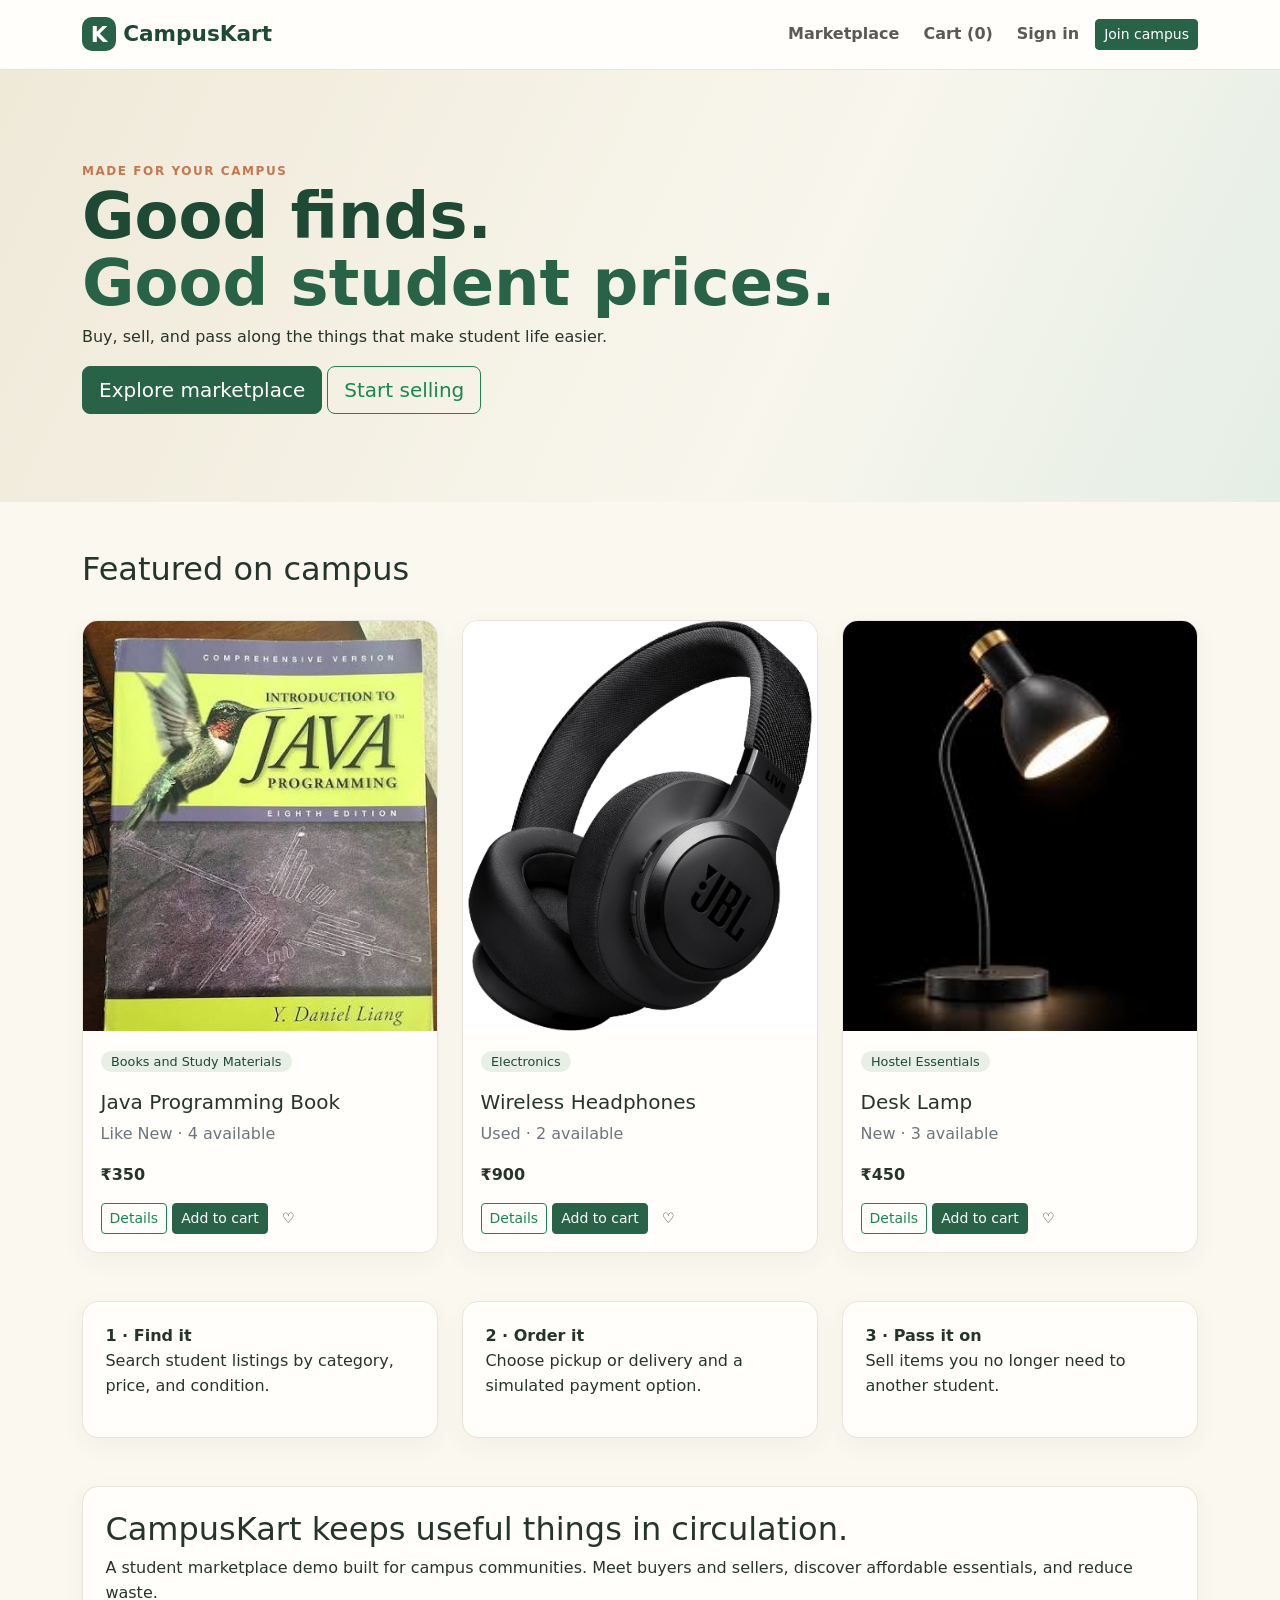
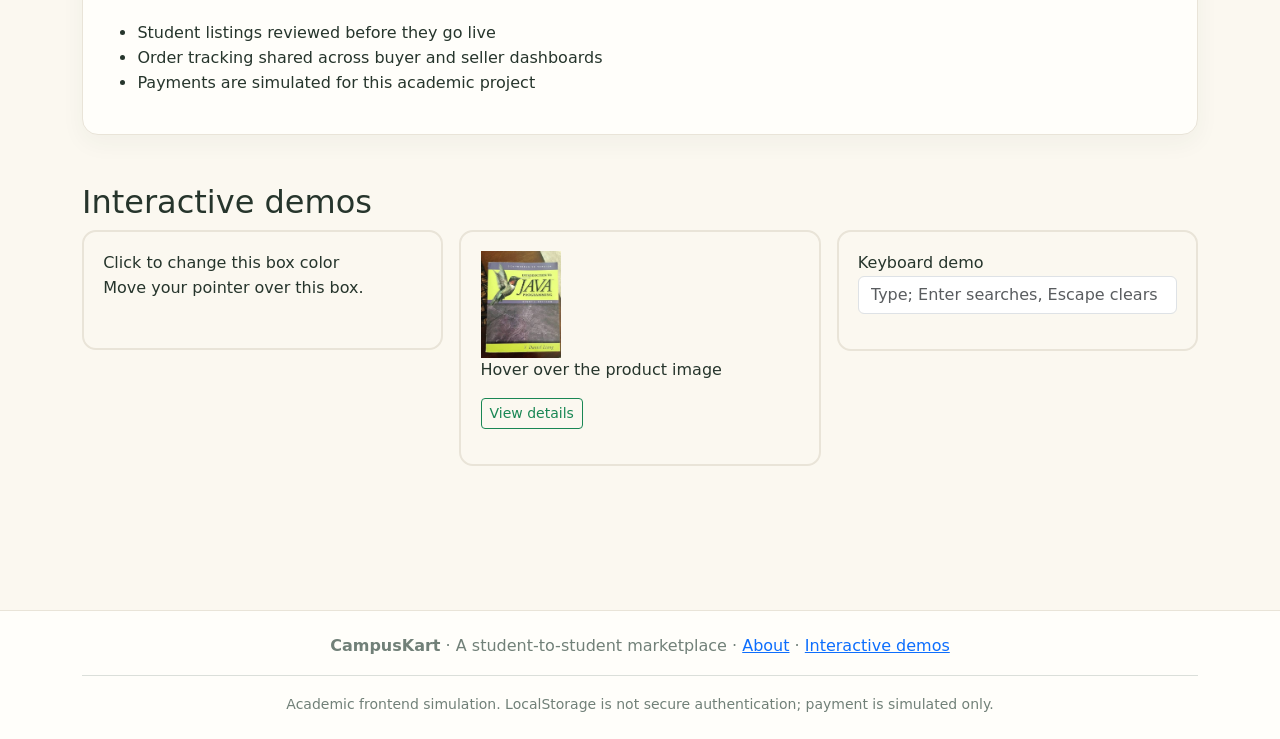
<file: index.html>
<!doctype html><html lang="en"><head><meta charset="utf-8"><meta name="viewport" content="width=device-width,initial-scale=1"><title>CampusKart | Student Marketplace</title><link href="https://cdn.jsdelivr.net/npm/bootstrap@5.3.3/dist/css/bootstrap.min.css" rel="stylesheet"><link rel="stylesheet" href="style.css"><script defer src="script.js"></script></head><body data-page="home"><div id="app"></div></body></html>
</file>
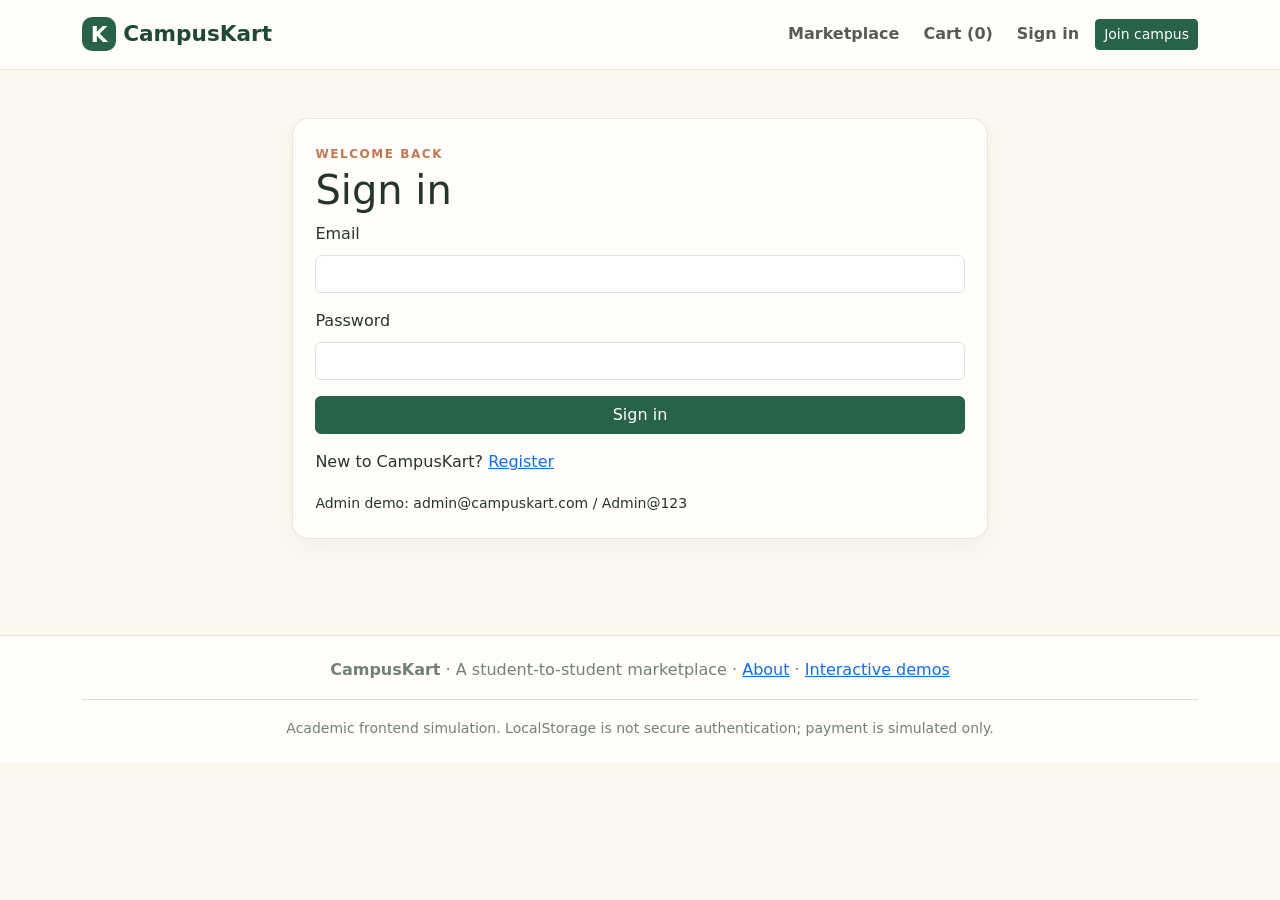
<file: admin.html>
<!doctype html><html lang="en"><head><meta charset="utf-8"><meta name="viewport" content="width=device-width,initial-scale=1"><title>Admin | CampusKart</title><link href="https://cdn.jsdelivr.net/npm/bootstrap@5.3.3/dist/css/bootstrap.min.css" rel="stylesheet"><link rel="stylesheet" href="style.css"><script defer src="script.js"></script></head><body data-page="admin"><div id="app"></div></body></html>
</file>
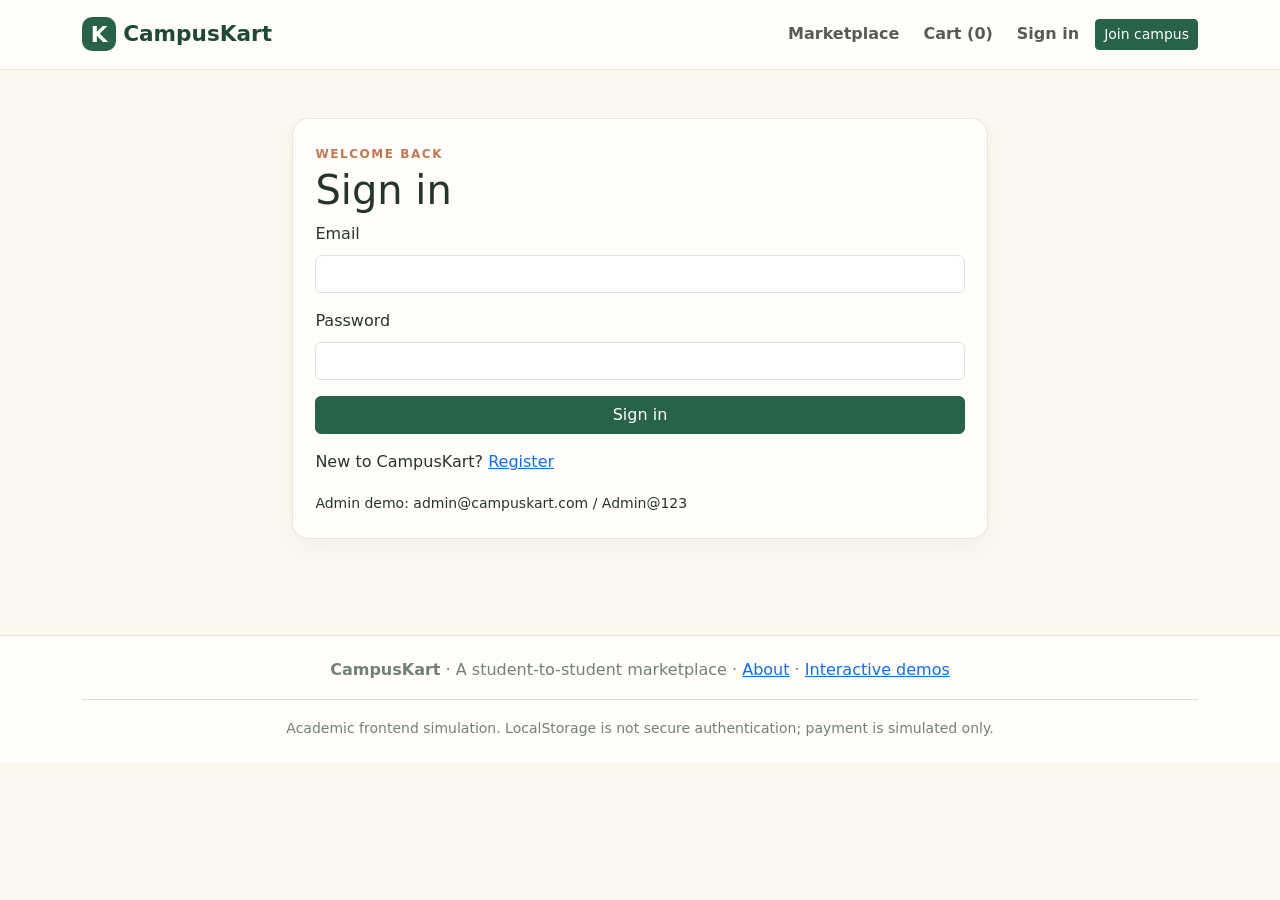
<file: buyer.html>
<!doctype html><html lang="en"><head><meta charset="utf-8"><meta name="viewport" content="width=device-width,initial-scale=1"><title>Marketplace | CampusKart</title><link href="https://cdn.jsdelivr.net/npm/bootstrap@5.3.3/dist/css/bootstrap.min.css" rel="stylesheet"><link rel="stylesheet" href="style.css"><script defer src="script.js"></script></head><body data-page="buyer"><div id="app"></div></body></html>
</file>
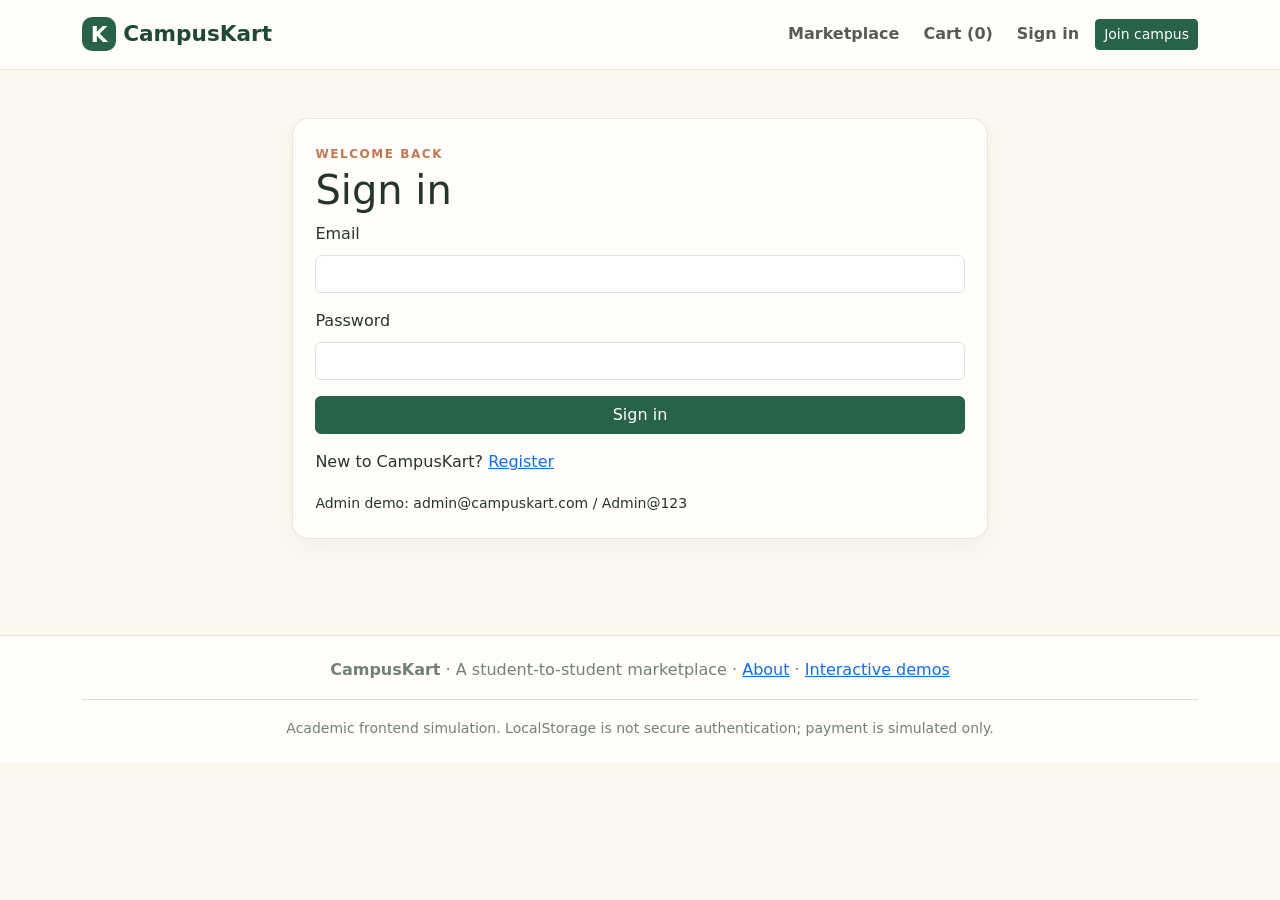
<file: cart.html>
<!doctype html><html lang="en"><head><meta charset="utf-8"><meta name="viewport" content="width=device-width,initial-scale=1"><title>Your cart | CampusKart</title><link href="https://cdn.jsdelivr.net/npm/bootstrap@5.3.3/dist/css/bootstrap.min.css" rel="stylesheet"><link rel="stylesheet" href="style.css"><script defer src="script.js"></script></head><body data-page="cart"><div id="app"></div></body></html>
</file>
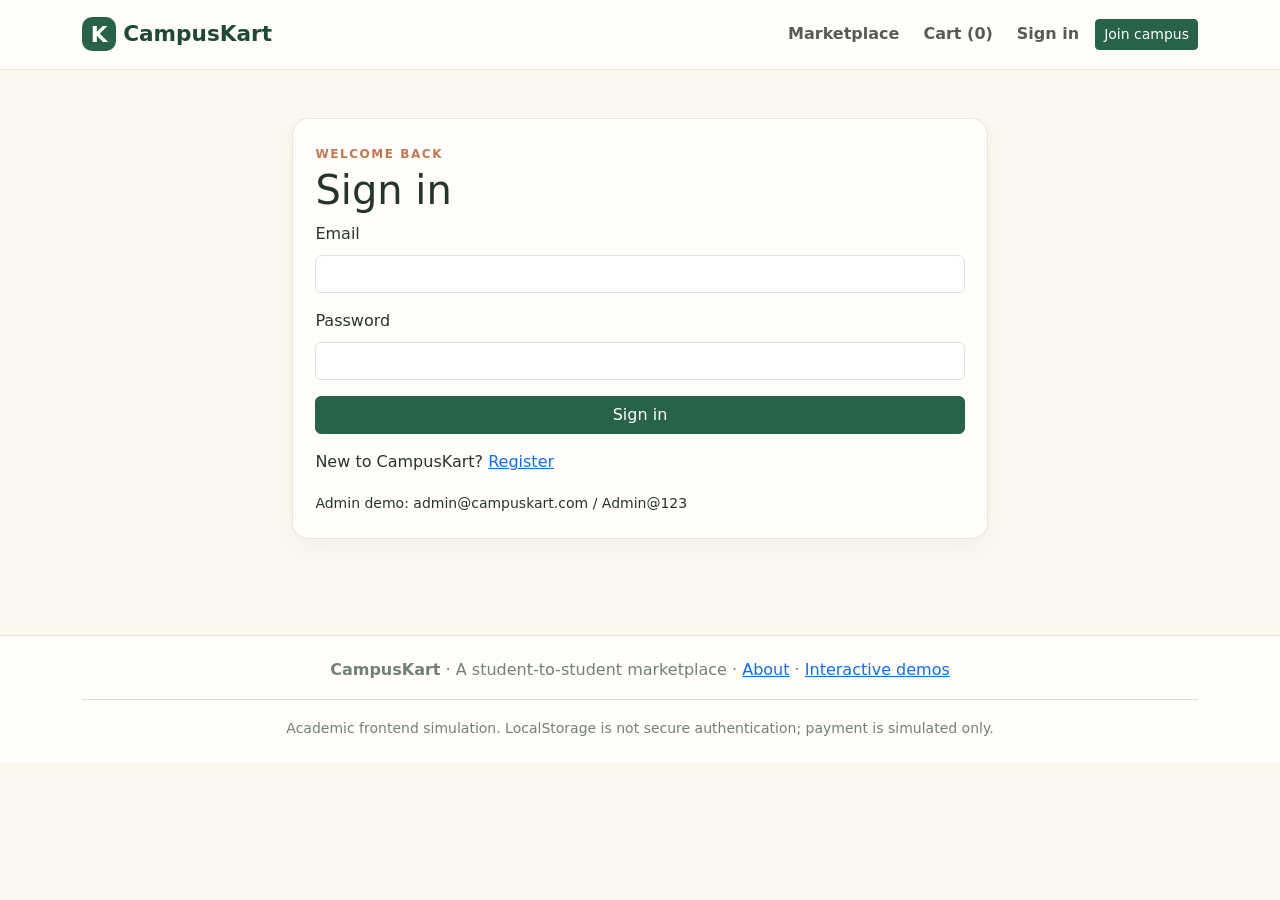
<file: checkout.html>
<!doctype html><html lang="en"><head><meta charset="utf-8"><meta name="viewport" content="width=device-width,initial-scale=1"><title>Checkout | CampusKart</title><link href="https://cdn.jsdelivr.net/npm/bootstrap@5.3.3/dist/css/bootstrap.min.css" rel="stylesheet"><link rel="stylesheet" href="style.css"><script defer src="script.js"></script></head><body data-page="checkout"><div id="app"></div></body></html>
</file>
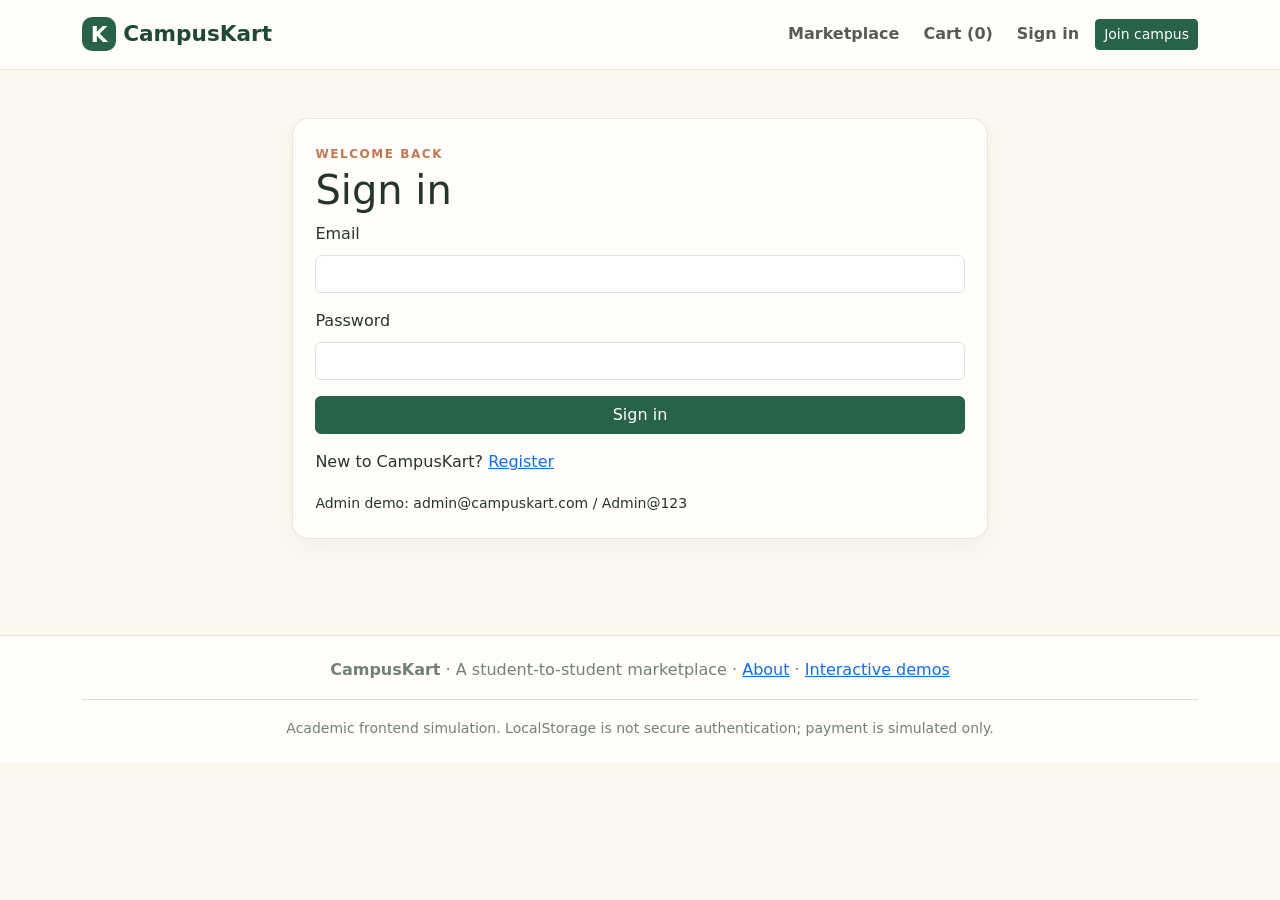
<file: login.html>
<!doctype html><html lang="en"><head><meta charset="utf-8"><meta name="viewport" content="width=device-width,initial-scale=1"><title>Sign in | CampusKart</title><link href="https://cdn.jsdelivr.net/npm/bootstrap@5.3.3/dist/css/bootstrap.min.css" rel="stylesheet"><link rel="stylesheet" href="style.css"><script defer src="script.js"></script></head><body data-page="login"><div id="app"></div></body></html>
</file>
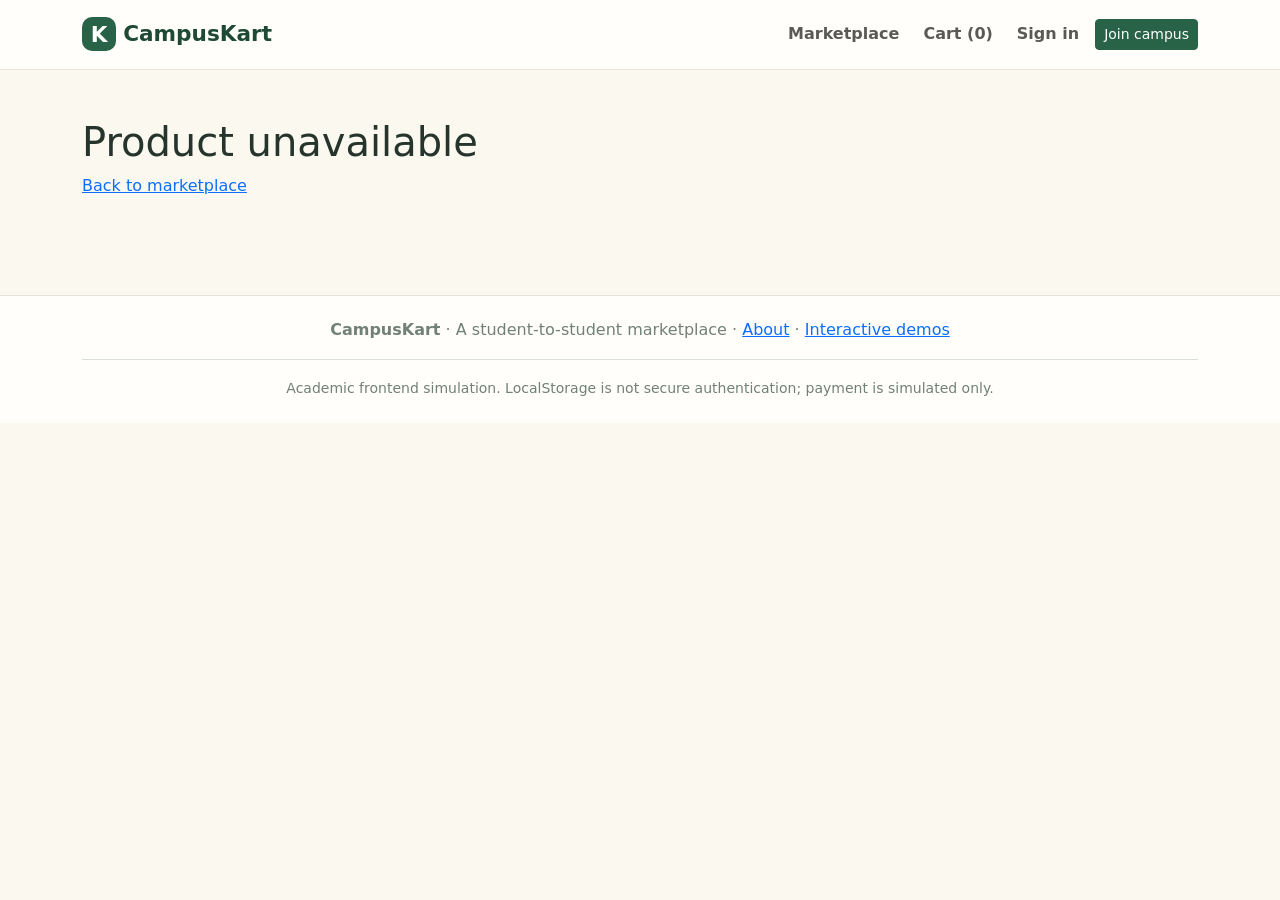
<file: product-details.html>
<!doctype html><html lang="en"><head><meta charset="utf-8"><meta name="viewport" content="width=device-width,initial-scale=1"><title>Product | CampusKart</title><link href="https://cdn.jsdelivr.net/npm/bootstrap@5.3.3/dist/css/bootstrap.min.css" rel="stylesheet"><link rel="stylesheet" href="style.css"><script defer src="script.js"></script></head><body data-page="product"><div id="app"></div></body></html>
</file>
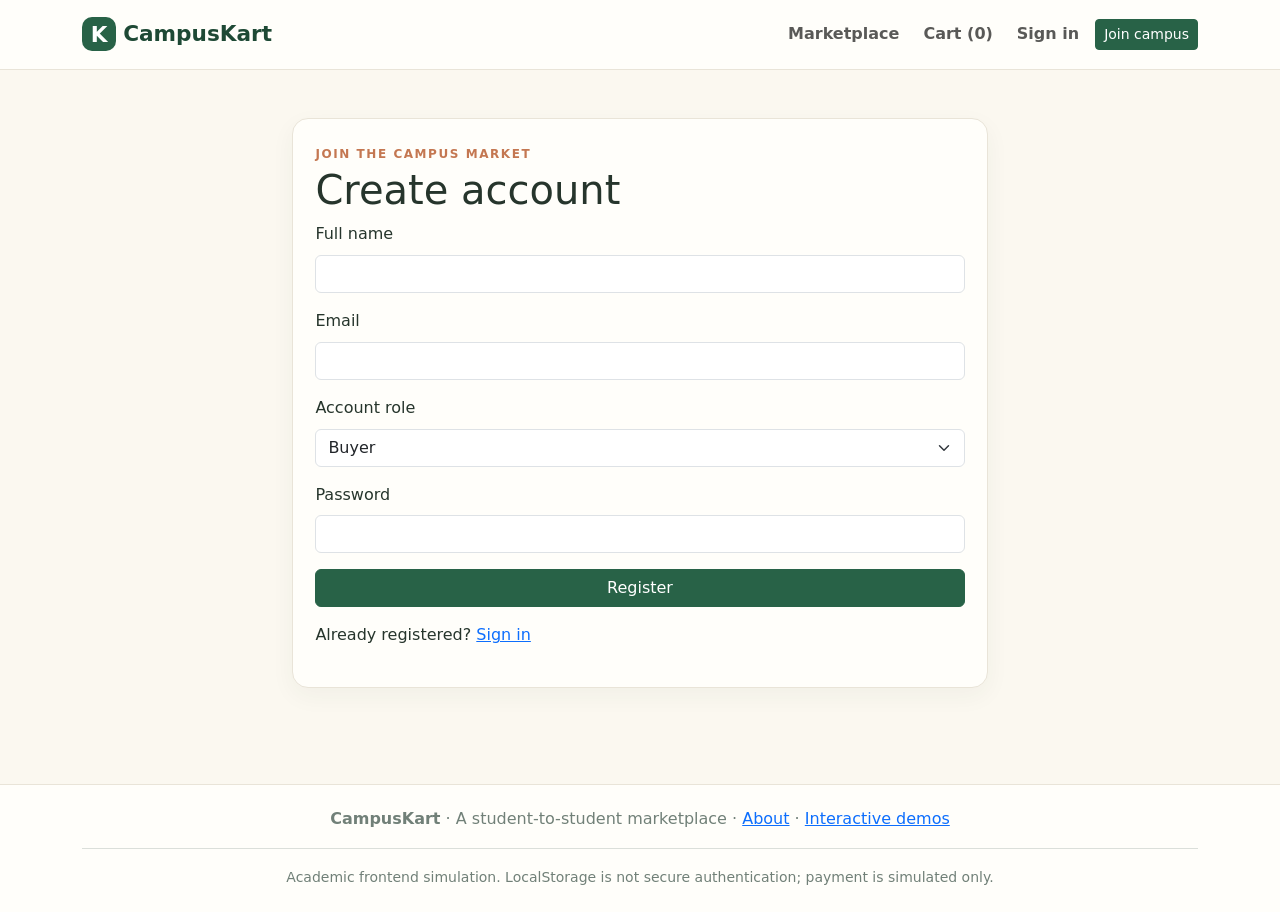
<file: register.html>
<!doctype html><html lang="en"><head><meta charset="utf-8"><meta name="viewport" content="width=device-width,initial-scale=1"><title>Join | CampusKart</title><link href="https://cdn.jsdelivr.net/npm/bootstrap@5.3.3/dist/css/bootstrap.min.css" rel="stylesheet"><link rel="stylesheet" href="style.css"><script defer src="script.js"></script></head><body data-page="register"><div id="app"></div></body></html>
</file>
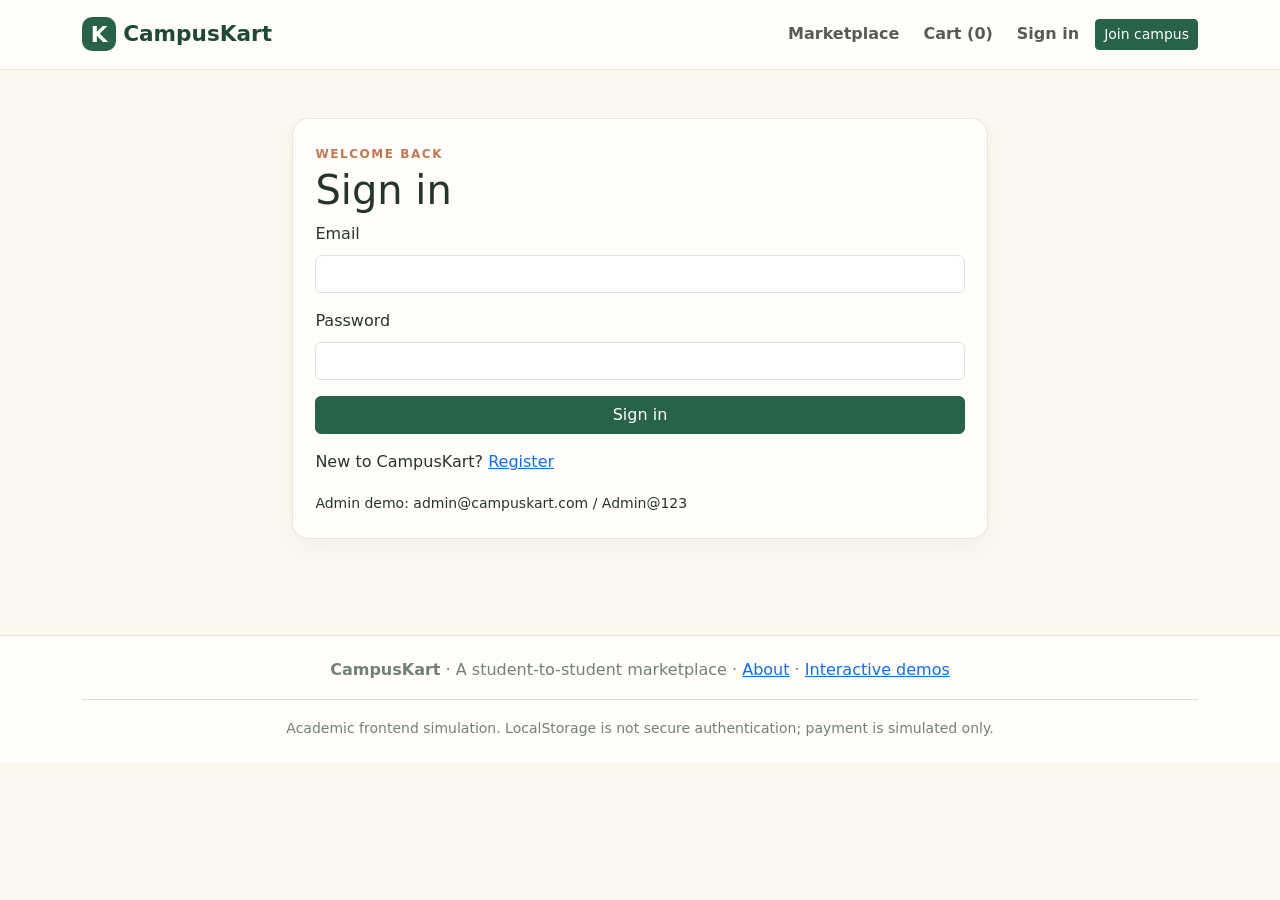
<file: seller.html>
<!doctype html><html lang="en"><head><meta charset="utf-8"><meta name="viewport" content="width=device-width,initial-scale=1"><title>Seller dashboard | CampusKart</title><link href="https://cdn.jsdelivr.net/npm/bootstrap@5.3.3/dist/css/bootstrap.min.css" rel="stylesheet"><link rel="stylesheet" href="style.css"><script defer src="script.js"></script></head><body data-page="seller"><div id="app"></div></body></html>
</file>
<file: style.css>
:root{--green:#286247;--deep:#1e4935;--cream:#fbf8f0;--ink:#26352c;--line:#e9e4d8;--rust:#c47751}*{box-sizing:border-box}html{scroll-behavior:auto}body{margin:0;background:var(--cream);color:var(--ink);font:16px/1.55 system-ui,"Segoe UI",sans-serif}.navbar{background:#fffefa;border-bottom:1px solid var(--line);min-height:70px}.brand{color:var(--deep);font-weight:850;font-size:1.35rem;text-decoration:none}.brand-mark{display:inline-grid;place-items:center;background:var(--green);color:white;border-radius:10px;width:34px;height:34px;margin-right:.45rem}.hero{padding:5.5rem 0;background:linear-gradient(115deg,#efe9d8,#f8f6ed 62%,#e4eee5)}.hero h1{font-size:clamp(2.5rem,5vw,4.7rem);line-height:1.05;color:var(--deep);font-weight:800}.hero h1 span{color:var(--green)}.eyebrow{font-size:.75rem;letter-spacing:.13em;font-weight:800;color:var(--rust)}.btn-green{background:var(--green);border-color:var(--green);color:#fff}.btn-green:hover{background:var(--deep);color:#fff}.surface,.product-card,.stat{background:#fffefa;border:1px solid var(--line);border-radius:16px;box-shadow:0 8px 24px #24422f0c}.surface{padding:1.4rem}.product-card{height:100%;overflow:hidden}.product-card:hover{box-shadow:0 12px 28px #24422f18}.product-img{display:block;width:100%;height:410px;object-fit:cover;background:#ede9dd}.product-body{padding:1.1rem}.stat{padding:1rem}.stat strong{display:block;font-size:1.7rem;color:var(--green)}.narrow{max-width:720px}.tag{background:#e8efe5;color:var(--deep);border-radius:30px;padding:.2rem .65rem;font-size:.8rem}.table-responsive{border-radius:12px}.nav-link{font-weight:600}footer{margin-top:3rem;padding:1.4rem;background:#fffefa;border-top:1px solid var(--line);color:#718078;text-align:center}.empty{padding:2rem;text-align:center;color:#718078}.admin-sidebar{position:sticky;top:1rem}.demo-box{padding:1.2rem;border:2px solid var(--line);border-radius:14px;cursor:pointer;min-height:120px}.error-text{min-height:1.3em;color:#b42318;font-size:.85rem}@media(max-width:767px){.hero{padding:4rem 0}.product-img{height:190px}}
</file>
